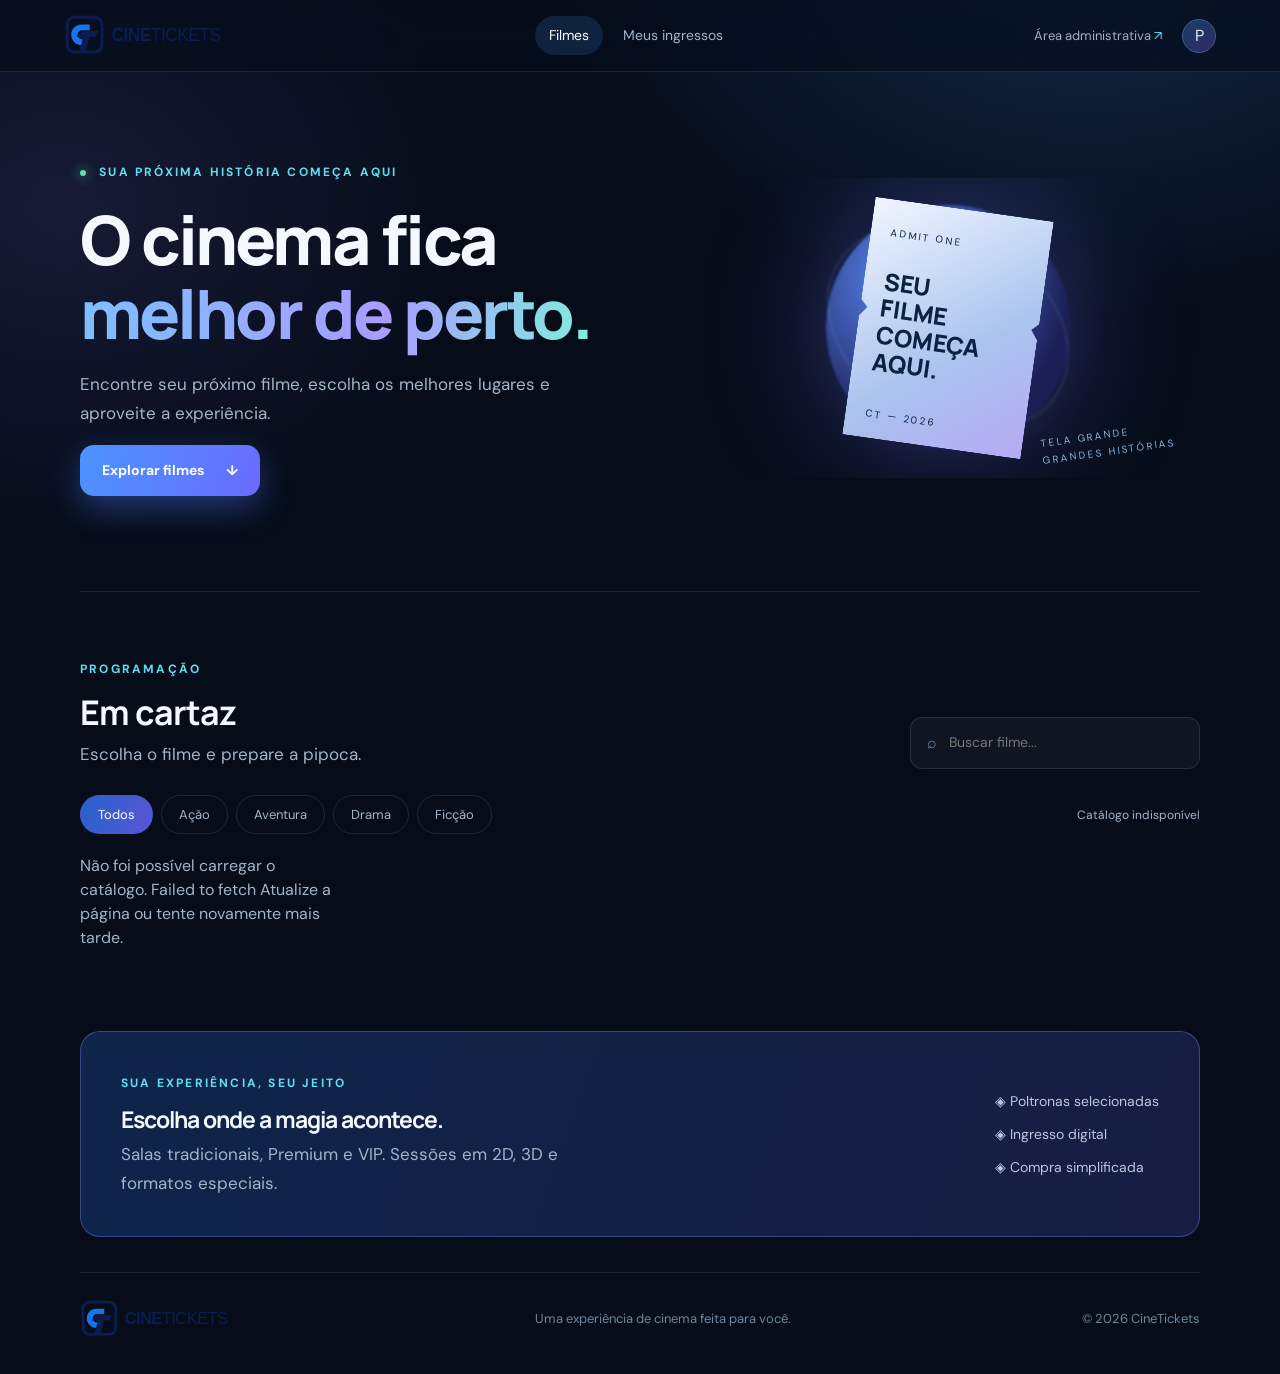
<file: web/index.html>
<!doctype html>
<html lang="pt-BR">
<head>
  <meta charset="utf-8"><meta name="viewport" content="width=device-width,initial-scale=1">
  <meta name="description" content="CineTickets — escolha seu filme, sessão e lugar.">
  <link rel="icon" type="image/svg+xml" href="assets/favicon.svg">
  <title>CineTickets | Início</title>
  <link rel="preconnect" href="https://fonts.googleapis.com"><link rel="preconnect" href="https://fonts.gstatic.com" crossorigin>
  <link href="https://fonts.googleapis.com/css2?family=DM+Sans:wght@400;500;600;700&family=Manrope:wght@400;500;600;700;800&display=swap" rel="stylesheet">
  <link rel="stylesheet" href="css/styles.css">
  <link rel="stylesheet" href="css/redesign.css">
  <script defer src="js/app.js"></script><script defer src="js/ui.js"></script>
</head>
<body>
<header class="topbar"><a class="brand" href="index.html"><img class="brand-logo" src="assets/cinetickets-logo.svg" alt="CineTickets"></a>
<nav class="main-nav"><a class="active" href="index.html">Filmes</a><a href="pages/ingressos.html">Meus ingressos</a></nav>
<div class="top-actions"><a class="admin-link" href="admin/index.html">Área administrativa <span>↗</span></a><button class="avatar" aria-label="Perfil">P</button></div></header>
<main class="page-shell">
<section class="hero"><div class="hero-copy"><span class="eyebrow"><i></i> SUA PRÓXIMA HISTÓRIA COMEÇA AQUI</span><h1>O cinema fica<br><span>melhor de perto.</span></h1><p>Encontre seu próximo filme, escolha os melhores lugares e aproveite a experiência.</p><a class="button button-primary" href="#catalogo">Explorar filmes <span>↓</span></a></div><div class="hero-art" aria-hidden="true"><div class="orb orb-one"></div><div class="orb orb-two"></div><div class="ticket-art"><span>ADMIT ONE</span><strong>SEU<br>FILME<br>COMEÇA<br>AQUI.</strong><small>CT — 2026</small></div><div class="hero-stamp">TELA GRANDE<br>GRANDES HISTÓRIAS</div></div></section>
<section class="section-head" id="catalogo"><div><span class="eyebrow">PROGRAMAÇÃO</span><h2>Em cartaz</h2><p>Escolha o filme e prepare a pipoca.</p></div><label class="search-box"><span>⌕</span><input id="movie-search" type="search" placeholder="Buscar filme..." aria-label="Buscar filme"></label></section>
<div class="filter-row"><div class="chips" id="genre-filters"><button class="chip selected" data-genre="Todos">Todos</button><button class="chip" data-genre="Ação">Ação</button><button class="chip" data-genre="Aventura">Aventura</button><button class="chip" data-genre="Drama">Drama</button><button class="chip" data-genre="Ficção">Ficção</button></div><span class="muted small" id="movie-count"></span></div>
<section class="movie-grid" id="movie-grid" aria-live="polite"></section>
<section class="experience-strip"><div><span class="eyebrow">SUA EXPERIÊNCIA, SEU JEITO</span><h2>Escolha onde a magia acontece.</h2><p>Salas tradicionais, Premium e VIP. Sessões em 2D, 3D e formatos especiais.</p></div><div class="experience-tags"><span>◈ Poltronas selecionadas</span><span>◈ Ingresso digital</span><span>◈ Compra simplificada</span></div></section>
<footer class="site-footer"><a class="brand" href="index.html"><img class="brand-logo" src="assets/cinetickets-logo.svg" alt="CineTickets"></a><span>Uma experiência de cinema feita para você.</span><span>© 2026 CineTickets</span></footer>
</main>
</body></html>
</file>
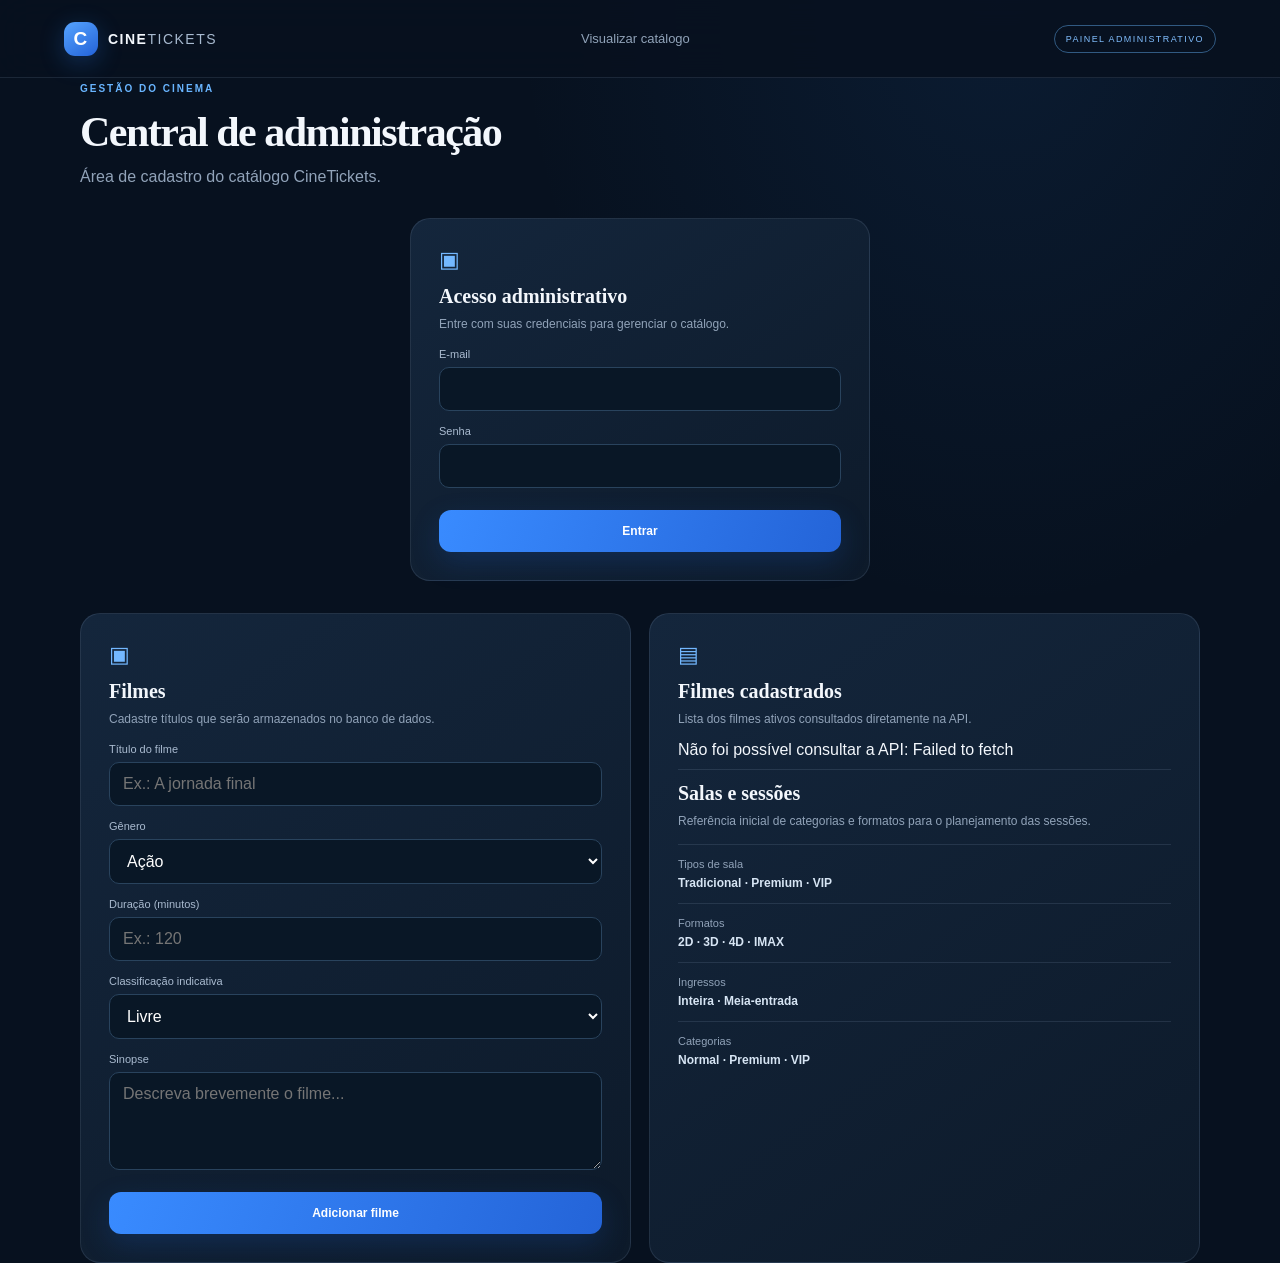
<file: web/admin/index.html>
<!doctype html>
<html lang="pt-BR">
<head>
  <meta charset="utf-8">
  <meta name="viewport" content="width=device-width,initial-scale=1">
  <title>Administração | CineTickets</title>
  <link rel="stylesheet" href="../css/styles.css">
  <script defer src="../js/admin-auth.js"></script>
  <script defer src="../js/app.js"></script>
</head>
<body>
<header class="topbar">
  <a class="brand" href="../index.html"><span class="brand-mark">C</span><span>CINE<span class="brand-light">TICKETS</span></span></a>
  <nav class="main-nav"><a href="../index.html">Visualizar catálogo</a></nav>
  <span class="admin-pill">PAINEL ADMINISTRATIVO</span>
  <button id="admin-logout" class="admin-action" type="button" hidden>Sair</button>
</header>
<main class="page-shell">
  <span class="eyebrow">GESTÃO DO CINEMA</span>
  <h1 class="page-title">Central de administração</h1>
  <p class="muted">Área de cadastro do catálogo CineTickets.</p>
  <section id="admin-login" class="panel admin-card" style="max-width:460px;margin:32px auto" hidden>
    <span class="admin-icon">▣</span>
    <h2>Acesso administrativo</h2>
    <p>Entre com suas credenciais para gerenciar o catálogo.</p>
    <form id="admin-login-form">
      <label class="field-label" for="admin-login-email">E-mail</label>
      <input id="admin-login-email" class="text-field" type="email" autocomplete="username" maxlength="180" required>
      <label class="field-label" for="admin-login-password">Senha</label>
      <input id="admin-login-password" class="text-field" type="password" autocomplete="current-password" maxlength="200" required>
      <button class="button button-primary full-width" type="submit">Entrar</button>
    </form>
    <p id="admin-login-feedback" class="notice" role="status" aria-live="polite" hidden></p>
  </section>
  <div class="admin-grid" id="admin-content" hidden>
    <section class="panel admin-card">
      <span class="admin-icon">▣</span>
      <h2>Filmes</h2>
      <p>Cadastre títulos que serão armazenados no banco de dados.</p>
      <form id="admin-movie-form">
        <label class="field-label" for="admin-title">Título do filme</label>
        <input id="admin-title" class="text-field" required maxlength="120" placeholder="Ex.: A jornada final">
        <label class="field-label" for="admin-genre">Gênero</label>
        <select id="admin-genre" class="text-field" required>
          <option>Ação</option><option>Aventura</option><option>Drama</option><option>Ficção</option><option>Animação</option><option>Comédia</option><option>Ficção científica</option>
        </select>
        <label class="field-label" for="admin-duration">Duração (minutos)</label>
        <input id="admin-duration" class="text-field" type="number" min="1" max="600" step="1" required placeholder="Ex.: 120">
        <label class="field-label" for="admin-rating">Classificação indicativa</label>
        <select id="admin-rating" class="text-field" required>
          <option>Livre</option><option>10 anos</option><option>12 anos</option><option>14 anos</option><option>16 anos</option><option>18 anos</option>
        </select>
        <label class="field-label" for="admin-synopsis">Sinopse</label>
        <textarea id="admin-synopsis" class="text-field" rows="4" maxlength="2000" required placeholder="Descreva brevemente o filme..."></textarea>
        <button class="button button-primary full-width" type="submit">Adicionar filme</button>
      </form>
      <p id="admin-feedback" class="notice" role="status" aria-live="polite" hidden></p>
    </section>
    <section class="panel admin-card">
      <span class="admin-icon">▤</span>
      <h2>Filmes cadastrados</h2>
      <p>Lista dos filmes ativos consultados diretamente na API.</p>
      <div id="admin-movie-list" aria-live="polite"><p class="muted">Carregando catálogo...</p></div>
      <div class="divider"></div>
      <h2>Salas e sessões</h2>
      <p>Referência inicial de categorias e formatos para o planejamento das sessões.</p>
      <div class="admin-info"><span>Tipos de sala</span><strong>Tradicional · Premium · VIP</strong></div>
      <div class="admin-info"><span>Formatos</span><strong>2D · 3D · 4D · IMAX</strong></div>
      <div class="admin-info"><span>Ingressos</span><strong>Inteira · Meia-entrada</strong></div>
      <div class="admin-info"><span>Categorias</span><strong>Normal · Premium · VIP</strong></div>
    </section>
  </div>
</main>
</body>
</html>
</file>
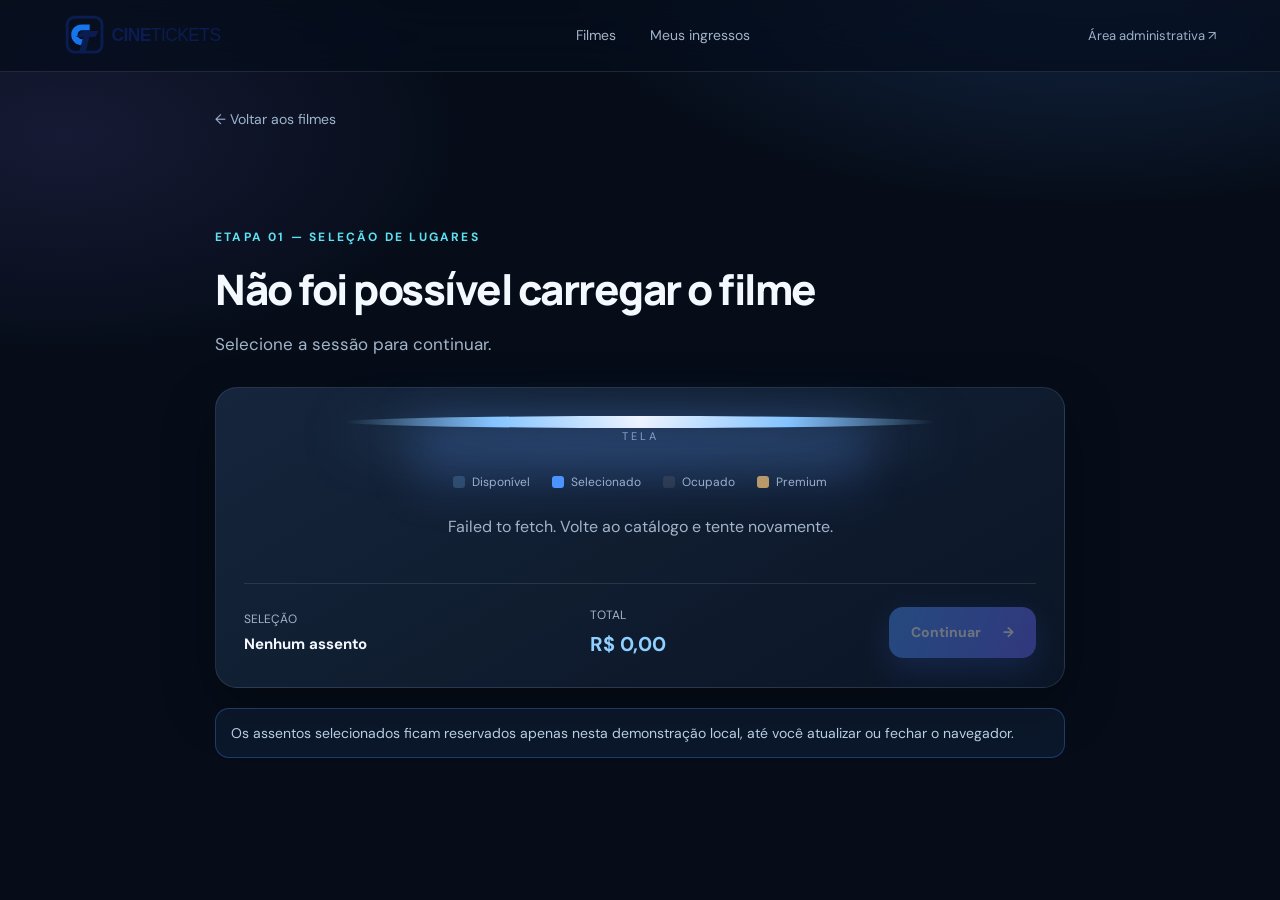
<file: web/pages/assentos.html>
<!doctype html>
<html lang="pt-BR">
<head>
<meta charset="utf-8"><meta name="viewport" content="width=device-width,initial-scale=1">
<title>Escolha seus lugares | CineTickets</title>
<link rel="icon" type="image/svg+xml" href="../assets/favicon.svg">
<link rel="stylesheet" href="../css/styles.css">
<link rel="stylesheet" href="../css/redesign.css">
<script defer src="../js/app.js"></script><script defer src="../js/ui.js"></script>
</head>
<body>
<header class="topbar">
<a class="brand" href="../index.html"><img class="brand-logo" src="../assets/cinetickets-logo.svg" alt="CineTickets"></a>
<nav class="main-nav"><a href="../index.html">Filmes</a><a href="ingressos.html">Meus ingressos</a></nav>
<a class="admin-link" href="../admin/index.html">Área administrativa ↗</a>
</header>
<main class="page-shell narrow">
<a class="back-link" href="../index.html">← Voltar aos filmes</a>
<div class="section-head"><div><span class="eyebrow">ETAPA 01 — SELEÇÃO DE LUGARES</span><h1 class="page-title" id="seat-movie-title">Escolha seu lugar</h1><p id="seat-session-label">Selecione a sessão para continuar.</p></div></div>
<div class="panel seat-panel">
<div class="screen-wrap"><div class="screen-glow"></div><div class="screen">TELA</div></div>
<div class="seat-legend"><span><i class="seat-dot available"></i> Disponível</span><span><i class="seat-dot selected"></i> Selecionado</span><span><i class="seat-dot occupied"></i> Ocupado</span><span><i class="seat-dot premium"></i> Premium</span></div>
<div class="seat-map" id="seat-map" aria-label="Mapa de assentos"></div>
<div class="seat-bottom"><div><span class="muted small">SELEÇÃO</span><strong id="selected-seats">Nenhum assento</strong></div><div><span class="muted small">TOTAL</span><strong class="total-price" id="seat-total">R$ 0,00</strong></div><button class="button button-primary" id="continue-checkout" disabled>Continuar <span>→</span></button></div>
</div>
<div class="notice">Os assentos selecionados ficam reservados apenas nesta demonstração local, até você atualizar ou fechar o navegador.</div>
</main>
</body>
</html>
</file>
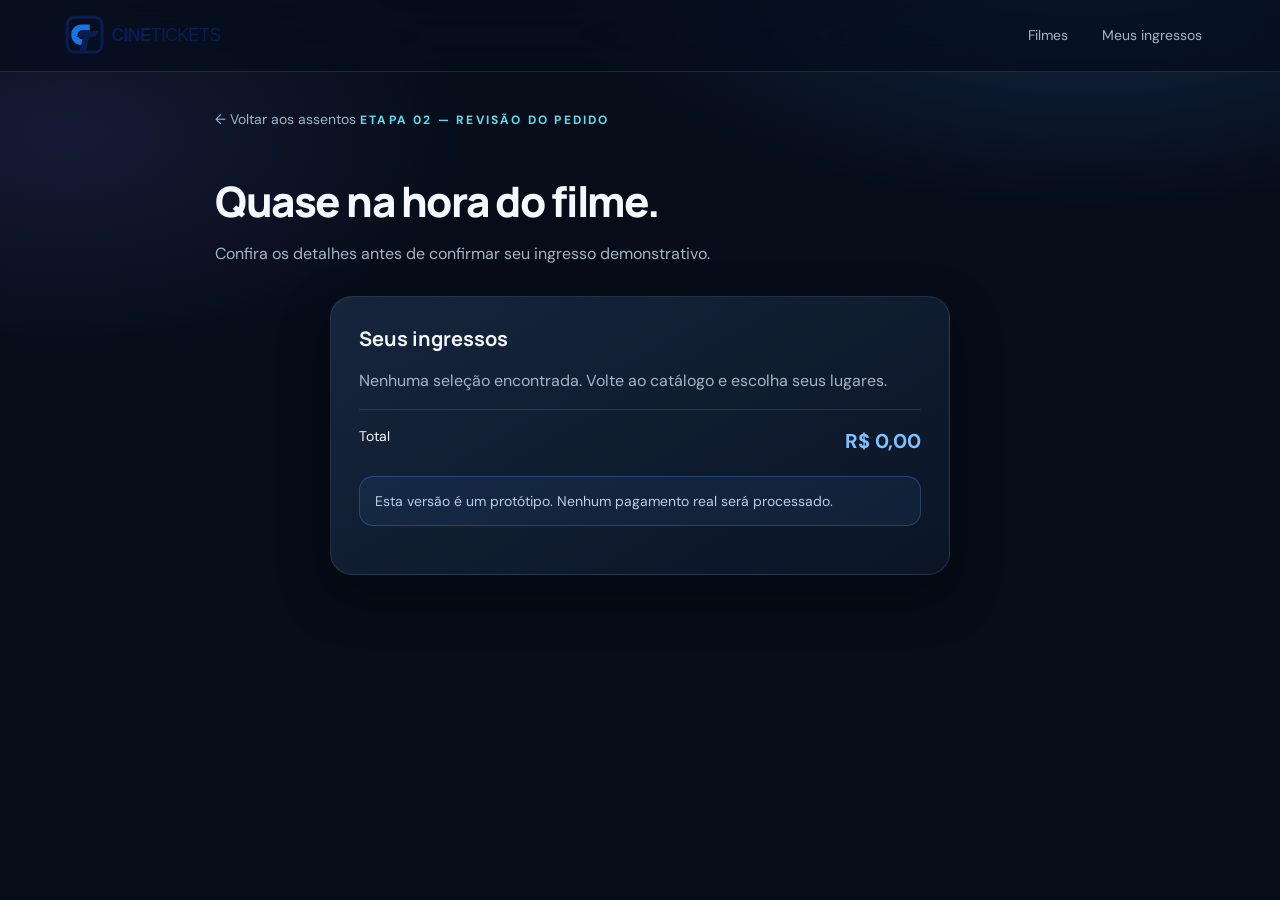
<file: web/pages/checkout.html>
<!doctype html>
<html lang="pt-BR">
<head>
<meta charset="utf-8"><meta name="viewport" content="width=device-width,initial-scale=1">
<title>Finalizar pedido | CineTickets</title>
<link rel="icon" type="image/svg+xml" href="../assets/favicon.svg">
<link rel="stylesheet" href="../css/styles.css">
<link rel="stylesheet" href="../css/redesign.css">
<script defer src="../js/app.js"></script><script defer src="../js/ui.js"></script>
</head>
<body>
<header class="topbar">
<a class="brand" href="../index.html"><img class="brand-logo" src="../assets/cinetickets-logo.svg" alt="CineTickets"></a>
<nav class="main-nav"><a href="../index.html">Filmes</a><a href="ingressos.html">Meus ingressos</a></nav>
</header>
<main class="page-shell narrow">
<a class="back-link" href="assentos.html">← Voltar aos assentos</a>
<span class="eyebrow">ETAPA 02 — REVISÃO DO PEDIDO</span>
<h1 class="page-title">Quase na hora do filme.</h1>
<p class="muted">Confira os detalhes antes de confirmar seu ingresso demonstrativo.</p>
<div class="checkout-layout">
<section class="panel checkout-card">
<h2>Seus ingressos</h2>
<div id="checkout-summary" class="summary-list"></div>
<div class="divider"></div>
<div class="summary-total"><span>Total</span><strong id="checkout-total">R$ 0,00</strong></div>
<p class="notice">Esta versão é um protótipo. Nenhum pagamento real será processado.</p>
<form id="checkout-form">
<label class="field-label" for="customer-name">Nome para o ingresso</label>
<input id="customer-name" class="text-field" required maxlength="70" placeholder="Seu nome">
<label class="field-label" for="customer-email">E-mail</label>
<input id="customer-email" class="text-field" type="email" required maxlength="120" placeholder="voce@email.com">
<button class="button button-primary full-width" type="submit">Confirmar ingresso <span>→</span></button>
</form>
</section>
</div>
</main>
</body>
</html>
</file>
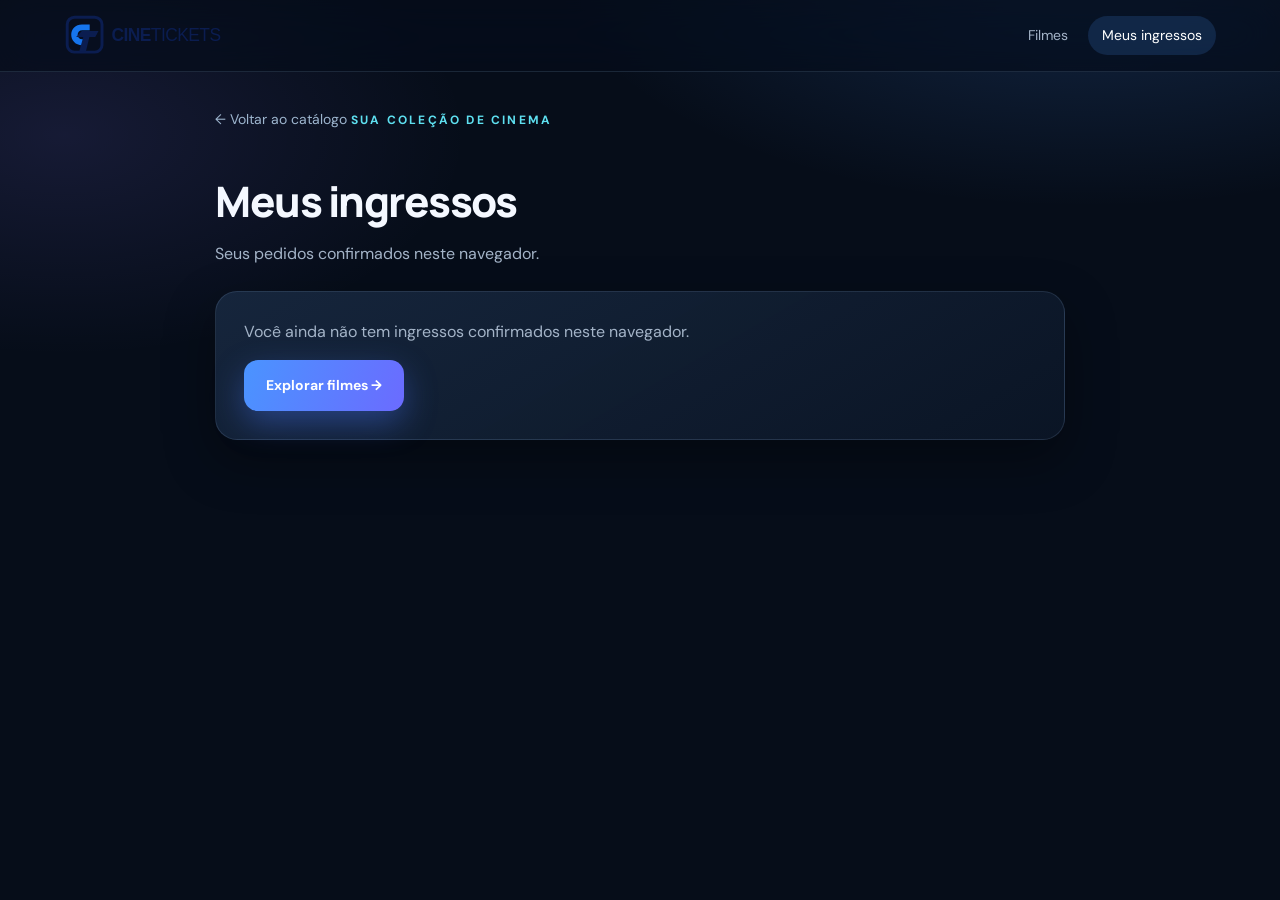
<file: web/pages/ingressos.html>
<!doctype html>
<html lang="pt-BR">
<head>
<meta charset="utf-8"><meta name="viewport" content="width=device-width,initial-scale=1">
<title>Meus ingressos | CineTickets</title>
<link rel="icon" type="image/svg+xml" href="../assets/favicon.svg">
<link rel="stylesheet" href="../css/styles.css">
<link rel="stylesheet" href="../css/redesign.css">
<script defer src="../js/app.js"></script><script defer src="../js/ui.js"></script>
</head>
<body>
<header class="topbar">
<a class="brand" href="../index.html"><img class="brand-logo" src="../assets/cinetickets-logo.svg" alt="CineTickets"></a>
<nav class="main-nav"><a href="../index.html">Filmes</a><a class="active" href="ingressos.html">Meus ingressos</a></nav>
</header>
<main class="page-shell narrow">
<a class="back-link" href="../index.html">← Voltar ao catálogo</a>
<span class="eyebrow">SUA COLEÇÃO DE CINEMA</span>
<h1 class="page-title">Meus ingressos</h1>
<p class="muted">Seus pedidos confirmados neste navegador.</p>
<div id="tickets-list" class="ticket-list"></div>
</main>
</body>
</html>
</file>
<file: web/css/styles.css>
:root{--bg:#07111f;--panel:#101e30;--panel-2:#14253a;--line:rgba(177,204,232,.12);--text:#f3f7fc;--muted:#91a3b9;--blue:#3988ff;--cyan:#54d5e8;--green:#5bd6aa;--radius:20px}*{box-sizing:border-box}html{scroll-behavior:smooth}body{margin:0;background:radial-gradient(ellipse at 78% 0%,rgba(36,100,175,.13),transparent 34%),var(--bg);color:var(--text);font-family:"DM Sans",sans-serif;min-height:100vh}a{color:inherit;text-decoration:none}button,input,select,textarea{font:inherit}textarea{resize:vertical}.topbar{height:78px;padding:0 max(5vw,24px);display:flex;align-items:center;justify-content:space-between;border-bottom:1px solid var(--line);background:rgba(7,17,31,.86);backdrop-filter:blur(18px);position:sticky;top:0;z-index:10}.brand{display:flex;align-items:center;gap:10px;font:800 14px Manrope,sans-serif;letter-spacing:1.5px}.brand-mark{display:grid;place-items:center;width:34px;height:34px;border-radius:11px;background:linear-gradient(145deg,#56a4ff,#2362d8);font-size:19px;color:white;box-shadow:0 6px 24px #286bce55}.brand-light{font-weight:500;color:#a8bad0}.main-nav{display:flex;gap:32px;color:var(--muted);font-size:13px}.main-nav a.active,.main-nav a:hover{color:white}.top-actions{display:flex;align-items:center;gap:20px}.admin-link{font-size:12px;color:#9eb1c9}.admin-link span{color:var(--cyan)}.avatar{border:1px solid #315173;background:#173354;color:#dcecff;border-radius:50%;width:34px;height:34px}.page-shell{width:min(1120px,90vw);margin:0 auto}.hero{min-height:420px;display:grid;grid-template-columns:1.1fr .9fr;align-items:center;padding:55px 0 64px;border-bottom:1px solid var(--line)}.eyebrow{font-size:10px;font-weight:700;letter-spacing:2px;color:#69b5ff}.eyebrow i{display:inline-block;width:6px;height:6px;background:var(--green);border-radius:50%;margin-right:8px;box-shadow:0 0 12px var(--green)}h1,h2,h3,p{margin-top:0}.hero h1{font:800 clamp(42px,5.6vw,68px)/1.08 Manrope,sans-serif;letter-spacing:-3px;margin:20px 0}.hero h1 span{color:#63aaff}.hero-copy p,.section-head p,.experience-strip p{color:var(--muted);line-height:1.7;font-size:14px;max-width:460px}.button{border:0;border-radius:12px;padding:14px 18px;display:inline-flex;align-items:center;justify-content:center;gap:22px;font-weight:700;font-size:12px;cursor:pointer;transition:.2s}.button:hover{transform:translateY(-2px);filter:brightness(1.08)}.button-primary{background:linear-gradient(110deg,#398bff,#2464d8);color:white;box-shadow:0 10px 28px #1d61cb38}.hero-art{height:300px;position:relative;display:grid;place-items:center;overflow:hidden}.orb{position:absolute;border-radius:50%;filter:blur(1px)}.orb-one{width:245px;height:245px;background:radial-gradient(circle at 35% 30%,#337ecb,#0c2441 68%);box-shadow:0 0 100px #2678d444}.orb-two{width:190px;height:190px;border:1px solid #8fc6ff33;transform:rotate(30deg) scaleX(1.35)}.ticket-art{position:relative;z-index:1;width:165px;height:220px;padding:20px;background:linear-gradient(145deg,#dcecff,#8ab6e6);color:#0b2341;transform:rotate(8deg);box-shadow:15px 24px 50px #0008;clip-path:polygon(0 0,100% 0,100% 43%,96% 46%,100% 50%,100% 100%,0 100%,0 50%,4% 46%,0 43%)}.ticket-art span,.ticket-art small{font-size:8px;letter-spacing:2px}.ticket-art strong{display:block;font:800 24px/1.12 Manrope;margin:25px 0}.hero-stamp{position:absolute;right:5%;bottom:18px;color:#75a4d0;font-size:8px;line-height:1.7;letter-spacing:2px;transform:rotate(-8deg)}.section-head{display:flex;justify-content:space-between;align-items:end;margin:48px 0 22px}.section-head h2,.experience-strip h2{font:700 29px Manrope;margin:9px 0 5px;letter-spacing:-1px}.section-head p{margin:0}.search-box{display:flex;align-items:center;gap:10px;width:245px;padding:11px 14px;background:#0d1a2a;border:1px solid var(--line);border-radius:12px;color:#6f94bd}.search-box input{background:none;border:0;outline:0;color:white;width:100%;font-size:12px}.filter-row{display:flex;justify-content:space-between;align-items:center;margin-bottom:20px}.chips{display:flex;gap:8px;flex-wrap:wrap}.chip{border:1px solid var(--line);border-radius:99px;padding:8px 14px;background:transparent;color:var(--muted);font-size:11px;cursor:pointer}.chip.selected,.chip:hover{background:#18375a;border-color:#2d72bc;color:#dcecff}.small{font-size:10px}.muted{color:var(--muted)}.movie-grid{display:grid;grid-template-columns:repeat(4,1fr);gap:18px}.movie-card{overflow:hidden;background:linear-gradient(160deg,#13243a,#0d1a2a);border:1px solid var(--line);border-radius:17px;transition:.25s}.movie-card:hover{transform:translateY(-5px);border-color:#3d7ec0}.poster{height:205px;position:relative;display:flex;align-items:end;padding:16px;overflow:hidden;background:linear-gradient(145deg,var(--poster-a),var(--poster-b))}.poster:before,.poster:after{content:"";position:absolute;border:1px solid #ffffff25;border-radius:50%;width:190px;height:190px;top:-72px;right:-55px}.poster:after{width:130px;height:130px;top:38px;right:35px}.poster-symbol{position:absolute;top:28px;left:0;right:0;text-align:center;font:800 70px Manrope;color:#ffffffaa;text-shadow:0 8px 35px #0005}.poster-tag{position:relative;z-index:1;background:#07111f99;padding:6px 9px;border-radius:6px;font-size:9px;letter-spacing:1px}.movie-info{padding:15px}.movie-info h3{font:700 15px Manrope;margin:0 0 7px}.movie-meta{color:var(--muted);font-size:10px}.movie-bottom{display:flex;justify-content:space-between;align-items:center;margin-top:17px}.rating{font-size:11px;color:#f3c978}.movie-bottom .button{padding:9px 11px;font-size:10px;gap:9px}.experience-strip{margin:65px 0 35px;padding:30px 34px;border:1px solid #2a5277;border-radius:20px;background:linear-gradient(110deg,#102d4b,#102035);display:flex;justify-content:space-between;align-items:center}.experience-strip h2{font-size:23px}.experience-strip p{margin:0}.experience-tags{display:grid;gap:12px;color:#b5c9df;font-size:11px}.site-footer{padding:25px 0 34px;border-top:1px solid var(--line);display:flex;justify-content:space-between;align-items:center;color:#71849a;font-size:10px}.site-footer .brand{color:#dce8f7}.narrow{max-width:850px;padding-top:35px}.back-link{display:inline-block;color:#9db5ce;font-size:12px;margin:0 0 30px}.page-title{font:800 clamp(30px,4vw,42px) Manrope;letter-spacing:-1.5px;margin:12px 0}.panel{background:linear-gradient(145deg,#14263c,#0d1a2a);border:1px solid var(--line);border-radius:var(--radius);padding:28px}.seat-panel{margin-top:28px}.screen-wrap{position:relative;margin:0 auto 34px;width:75%;text-align:center}.screen{height:5px;background:linear-gradient(90deg,transparent,#8ac9ff,#fff,#8ac9ff,transparent);border-radius:50%;color:#7894b2;font-size:9px;letter-spacing:3px;padding-top:12px}.screen-glow{position:absolute;left:12%;right:12%;top:0;height:50px;background:#59aaff20;filter:blur(22px)}.seat-legend{display:flex;justify-content:center;gap:22px;flex-wrap:wrap;color:var(--muted);font-size:10px;margin:45px 0 24px}.seat-legend span{display:flex;align-items:center;gap:7px}.seat-dot{width:10px;height:10px;border-radius:3px;background:#29435e}.seat-dot.selected{background:var(--blue)}.seat-dot.occupied{background:#27303d}.seat-dot.premium{background:#c69a56}.seat-map{display:grid;gap:9px;justify-content:center}.seat-row{display:flex;gap:7px;align-items:center}.row-label{width:16px;color:#7189a3;font-size:9px}.seat{width:27px;height:25px;border:1px solid #34516f;background:#1b3550;color:#9db7d1;border-radius:7px 7px 4px 4px;font-size:8px;cursor:pointer}.seat.premium{border-color:#a9824a;color:#e5c58f}.seat.occupied{background:#202b39;border-color:#202b39;color:#4a5868;cursor:not-allowed}.seat.selected{background:#347fdf;border-color:#64b0ff;color:white;box-shadow:0 0 12px #398bff66}.seat-bottom{display:flex;justify-content:space-between;align-items:center;gap:18px;border-top:1px solid var(--line);padding-top:22px;margin-top:28px}.seat-bottom div{display:grid;gap:5px}.seat-bottom strong{font-size:12px}.total-price{color:#79bdff}.seat-bottom button:disabled{opacity:.4;cursor:not-allowed;transform:none}.notice{margin:20px 0;padding:13px 15px;background:#10243a;border:1px solid #294765;border-radius:10px;color:#9bb3cb;font-size:11px;line-height:1.6}.checkout-layout{max-width:620px;margin:30px auto}.checkout-card h2{font:700 20px Manrope}.summary-row{display:flex;justify-content:space-between;gap:20px;padding:13px 0;color:#b5c6d8;font-size:12px}.summary-total{display:flex;justify-content:space-between;font-size:14px;margin:16px 0 20px}.summary-total strong{color:#7fc2ff;font-size:20px}.divider{height:1px;background:var(--line);margin:10px 0}.field-label{display:block;font-size:11px;color:#aabbd0;margin:14px 0 7px}.text-field{display:block;width:100%;padding:12px 13px;border-radius:10px;background:#091726;border:1px solid #29435d;color:white;outline:none}.text-field:focus{border-color:#448fe2}.full-width{width:100%;margin-top:22px}.ticket-list{display:grid;gap:14px;margin-top:25px}.ticket-item{padding:20px;border:1px solid var(--line);background:#112238;border-radius:14px;display:flex;justify-content:space-between;gap:20px}.ticket-item strong{font:700 15px Manrope}.ticket-item p{font-size:11px;color:var(--muted);margin:7px 0 0}.ticket-code{color:#7fc2ff;font:700 12px monospace;align-self:center}.admin-pill{font-size:9px;letter-spacing:1.4px;color:#82bfff;border:1px solid #315a82;padding:8px 11px;border-radius:99px}.admin-grid{display:grid;grid-template-columns:1fr 1fr;gap:18px;margin-top:30px}.admin-card h2{font:700 20px Manrope;margin:12px 0 7px}.admin-card p{font-size:12px;color:var(--muted);line-height:1.6}.admin-icon{font-size:22px;color:#73b8ff}.admin-info{display:flex;flex-direction:column;gap:6px;padding:13px 0;border-top:1px solid var(--line);font-size:11px;color:var(--muted)}.admin-info strong{color:#d7e5f4;font-size:12px}@media(max-width:850px){.movie-grid{grid-template-columns:repeat(2,1fr)}.hero{grid-template-columns:1fr .7fr}.experience-strip{gap:20px}.topbar{padding:0 5vw}.main-nav{gap:14px}}@media(max-width:600px){.topbar{height:66px}.main-nav{display:none}.admin-link{font-size:10px}.hero{grid-template-columns:1fr;padding:48px 0 20px}.hero-art{height:210px}.hero h1{font-size:47px}.section-head{align-items:start;flex-direction:column;gap:18px}.search-box{width:100%}.movie-grid{gap:10px}.poster{height:160px}.movie-info{padding:12px}.movie-info h3{font-size:13px}.experience-strip,.site-footer{align-items:flex-start;flex-direction:column;gap:18px}.experience-strip{padding:24px}.admin-grid{grid-template-columns:1fr}.seat-panel{padding:16px 10px}.seat{width:22px;height:23px}.seat-row{gap:4px}.seat-legend{gap:12px}.seat-bottom{flex-wrap:wrap}.seat-bottom button{width:100%}.ticket-item{flex-direction:column}.ticket-code{align-self:flex-start}}
/* Controles de gerenciamento de filmes no painel administrativo */
.admin-movie-entry{padding:0 0 12px;border-bottom:1px solid var(--line);margin-bottom:8px}.admin-actions{display:flex;gap:8px;flex-wrap:wrap;margin:8px 0}.admin-action{border:1px solid #315a82;background:#10243a;color:#b9d5f2;border-radius:8px;padding:7px 10px;font-size:10px;font-weight:700;cursor:pointer}.admin-action:hover{border-color:#5b9de0;color:#fff}.admin-action:disabled{opacity:.5;cursor:wait}.admin-action-primary{background:#1e5eb4;border-color:#3988ff;color:#fff}.admin-action-danger{border-color:#74434b;color:#ffb8bd;background:#301b27}.admin-edit-form{padding:10px 0 4px}.admin-edit-form[hidden]{display:none}
</file>
<file: web/css/redesign.css>
/* Cine
<link rel="icon" type="image/svg+xml" href="../assets/favicon.svg">Tickets — camada de redesign (carregada depois de styles.css) */
:root{--bg:#060d19;--panel:#0f1b2d;--line:rgba(160,196,236,.14);--text:#f4f8ff;--muted:#a4b4c8;--blue:#4a94ff;--cyan:#5ee0f0;--violet:#8b7bff;--green:#5fe0b4;--gold:#f2c46d;--radius:22px;--ease:cubic-bezier(.2,.7,.2,1)}
body{background:radial-gradient(60% 40% at 85% -5%,rgba(74,148,255,.20),transparent 70%),radial-gradient(45% 35% at 5% 15%,rgba(139,123,255,.12),transparent 70%),var(--bg);font-size:16px;line-height:1.5;-webkit-font-smoothing:antialiased}
::selection{background:#2d6fd6;color:#fff}
:focus-visible{outline:2px solid var(--cyan);outline-offset:3px;border-radius:8px}
.topbar{height:72px;background:rgba(6,13,25,.72);backdrop-filter:blur(20px) saturate(1.4);transition:box-shadow .3s}
.topbar.scrolled{box-shadow:0 12px 40px rgba(0,0,0,.45)}
.brand{font-size:15px}.brand-mark{background:linear-gradient(145deg,#6cb0ff,#7d6bff);box-shadow:0 8px 28px rgba(110,130,255,.45)}
.main-nav{font-size:14px;gap:6px}.main-nav a{padding:9px 14px;border-radius:99px;transition:.2s}.main-nav a:hover{background:rgba(255,255,255,.06)}.main-nav a.active{background:rgba(74,148,255,.16);color:#fff}
.admin-link{font-size:13px}.avatar{background:linear-gradient(145deg,#1d3d66,#2c2a66);border-color:#3b5f8c;transition:.2s}.avatar:hover{transform:scale(1.06)}
.eyebrow{font-size:12px;letter-spacing:2.2px;color:var(--cyan)}
.hero{min-height:520px;padding:72px 0 80px}
.hero h1{letter-spacing:-2.5px}.hero h1 span{background:linear-gradient(95deg,#7cc0ff,#a99cff 60%,#7ef0dc);-webkit-background-clip:text;background-clip:text;color:transparent}
.hero-copy p,.section-head p,.experience-strip p{font-size:17px;color:var(--muted);max-width:480px}
.button{font-size:14px;padding:15px 22px;border-radius:14px;transition:transform .25s var(--ease),box-shadow .25s,filter .2s}
.button-primary{background:linear-gradient(110deg,#4a94ff,#6b6bff);box-shadow:0 12px 32px rgba(74,120,255,.38)}
.button-primary:hover{box-shadow:0 16px 40px rgba(94,120,255,.55)}.button:active{transform:translateY(0) scale(.98)}
.hero-art .orb-one{background:radial-gradient(circle at 35% 30%,#5b8fff,#1c1f55 68%);box-shadow:0 0 120px rgba(110,110,255,.4);animation:float 9s ease-in-out infinite}
.ticket-art{background:linear-gradient(145deg,#f1f6ff,#a9c4ee 60%,#b7a9f5);animation:float 7s ease-in-out infinite reverse;width:180px;height:240px}
.ticket-art span,.ticket-art small{font-size:10px}.hero-stamp{font-size:10px;color:#8fb2d8}
@keyframes float{50%{transform:translateY(-12px) rotate(8deg)}}
.section-head{margin:64px 0 26px}.section-head h2{font-size:34px}
.search-box{width:290px;padding:13px 16px;background:rgba(255,255,255,.04);transition:.2s}.search-box:focus-within{border-color:var(--blue);box-shadow:0 0 0 4px rgba(74,148,255,.18)}.search-box input{font-size:14px}
.chip{font-size:13px;padding:9px 17px;transition:.2s}.chip.selected{background:linear-gradient(110deg,#2563c9,#5a55d6);border-color:transparent;color:#fff}
.muted{color:var(--muted)}.small{font-size:12px}
.movie-grid{gap:22px}
.movie-card{border-radius:20px;background:linear-gradient(170deg,#142238,#0b1626);box-shadow:0 10px 30px rgba(0,0,0,.3);animation:rise .5s var(--ease) both;transition:transform .35s var(--ease),border-color .3s,box-shadow .3s}
.movie-card:hover{transform:translateY(-8px);border-color:rgba(122,160,255,.55);box-shadow:0 24px 50px rgba(30,50,140,.35)}
.movie-card:nth-child(2){animation-delay:.05s}.movie-card:nth-child(3){animation-delay:.1s}.movie-card:nth-child(4){animation-delay:.15s}
@keyframes rise{from{opacity:0;transform:translateY(14px)}}
.poster{height:250px}.poster-symbol{font-size:84px;top:40px;transition:transform .5s var(--ease)}.movie-card:hover .poster-symbol{transform:scale(1.12) rotate(-4deg)}
.poster-tag{font-size:11px;padding:7px 11px;border-radius:99px;backdrop-filter:blur(8px);background:rgba(6,13,25,.6)}
.movie-info{padding:18px}.movie-info h3{font-size:17px}.movie-meta{font-size:13px}.rating{font-size:13px;color:var(--gold)}.movie-bottom .button{padding:10px 14px;font-size:12px}
.skeleton{border-radius:20px;height:380px;background:linear-gradient(100deg,#0e1a2c 30%,#16273f 50%,#0e1a2c 70%);background-size:200% 100%;animation:shimmer 1.3s linear infinite;border:1px solid var(--line)}
@keyframes shimmer{to{background-position:-200% 0}}
.experience-strip{background:linear-gradient(110deg,rgba(37,99,201,.28),rgba(90,85,214,.22));border-color:rgba(120,150,255,.35);padding:38px 40px}.experience-tags{font-size:14px}
.site-footer{font-size:13px}
.page-title{letter-spacing:-1.5px}.back-link{font-size:14px;transition:.2s}.back-link:hover{color:#fff;transform:translateX(-3px)}
.panel{background:linear-gradient(150deg,rgba(24,40,64,.9),rgba(11,22,38,.95));box-shadow:0 20px 50px rgba(0,0,0,.35)}
.screen{height:6px;box-shadow:0 14px 50px rgba(120,180,255,.55);font-size:11px;color:#8aa6c6}.screen-glow{height:70px;background:rgba(90,150,255,.18)}
.seat-legend{font-size:12px}.seat-dot{width:12px;height:12px}.seat-map{gap:10px}.seat-row{gap:8px}.row-label{font-size:12px;width:18px}
.seat{width:36px;height:34px;font-size:11px;transition:transform .15s,background .2s,box-shadow .2s}.seat:not(.occupied):hover{transform:translateY(-2px);background:#25507d}
.seat.selected{background:linear-gradient(145deg,#4a94ff,#6b6bff);box-shadow:0 0 16px rgba(94,120,255,.7)}
.seat-bottom strong{font-size:15px}.total-price{font-size:20px!important;color:#8fd0ff}
.notice{font-size:14px;border-radius:14px;background:rgba(74,148,255,.08);border-color:rgba(74,148,255,.3);color:#b9cde3}
.notice.error{background:rgba(255,90,110,.1);border-color:rgba(255,110,125,.5);color:#ffc2ca}
.summary-row{font-size:14px}.field-label{font-size:13px}.text-field{font-size:15px;padding:14px;border-radius:12px;background:rgba(5,12,22,.8);transition:.2s}.text-field:focus{border-color:var(--blue);box-shadow:0 0 0 4px rgba(74,148,255,.18)}
.ticket-item{position:relative;padding:24px 26px;border-radius:18px;background:linear-gradient(120deg,#15263f,#101d31);border-left:4px solid var(--blue)}
.ticket-item strong{font-size:18px}.ticket-item p{font-size:13px}.ticket-code{font-size:15px;padding:10px 14px;border:1px dashed #4a6f9c;border-radius:10px;letter-spacing:2px}
.admin-pill{font-size:11px}.admin-card h2{font-size:22px}.admin-card p,.admin-info{font-size:14px}.admin-info strong{font-size:14px}
.admin-action{font-size:12px;padding:9px 13px;border-radius:10px;transition:.2s}.admin-action-primary{background:linear-gradient(110deg,#2f6fd8,#5a55d6)}
#admin-login{animation:rise .5s var(--ease) both}
.toast-wrap{position:fixed;right:20px;bottom:20px;display:grid;gap:10px;z-index:50}.toast{padding:14px 18px;border-radius:14px;background:#12233b;border:1px solid #3a6396;color:#e8f2ff;font-size:14px;box-shadow:0 16px 40px rgba(0,0,0,.5);animation:rise .3s var(--ease)}
@media(max-width:850px){.movie-grid{grid-template-columns:repeat(2,1fr)}.main-nav{font-size:13px}}
@media(max-width:600px){.main-nav{display:flex;overflow-x:auto;gap:2px;max-width:50vw}.hero{min-height:0;padding:44px 0 24px}.hero-copy p{font-size:15px}.movie-grid{gap:12px}.poster{height:190px}.poster-symbol{font-size:60px}.seat{width:26px;height:30px;font-size:10px}.seat-row{gap:4px}.section-head h2{font-size:28px}.toast-wrap{left:14px;right:14px}.admin-link{display:none}}
@media(prefers-reduced-motion:reduce){*,*:before,*:after{animation:none!important;transition:none!important;scroll-behavior:auto!important}}
/* Respeita o atributo HTML hidden mesmo quando componentes definem display:grid/flex. */
[hidden]{display:none!important}

/* CineTickets brand assets */
.brand{gap:0;letter-spacing:0;flex:0 0 auto}
.brand-logo{display:block;width:174px;height:44px;object-fit:contain;object-position:left center}
.site-footer .brand-logo{width:164px;height:42px}
@media(max-width:600px){.brand-logo{width:148px;height:38px}.site-footer .brand-logo{width:154px;height:40px}}
</file>
